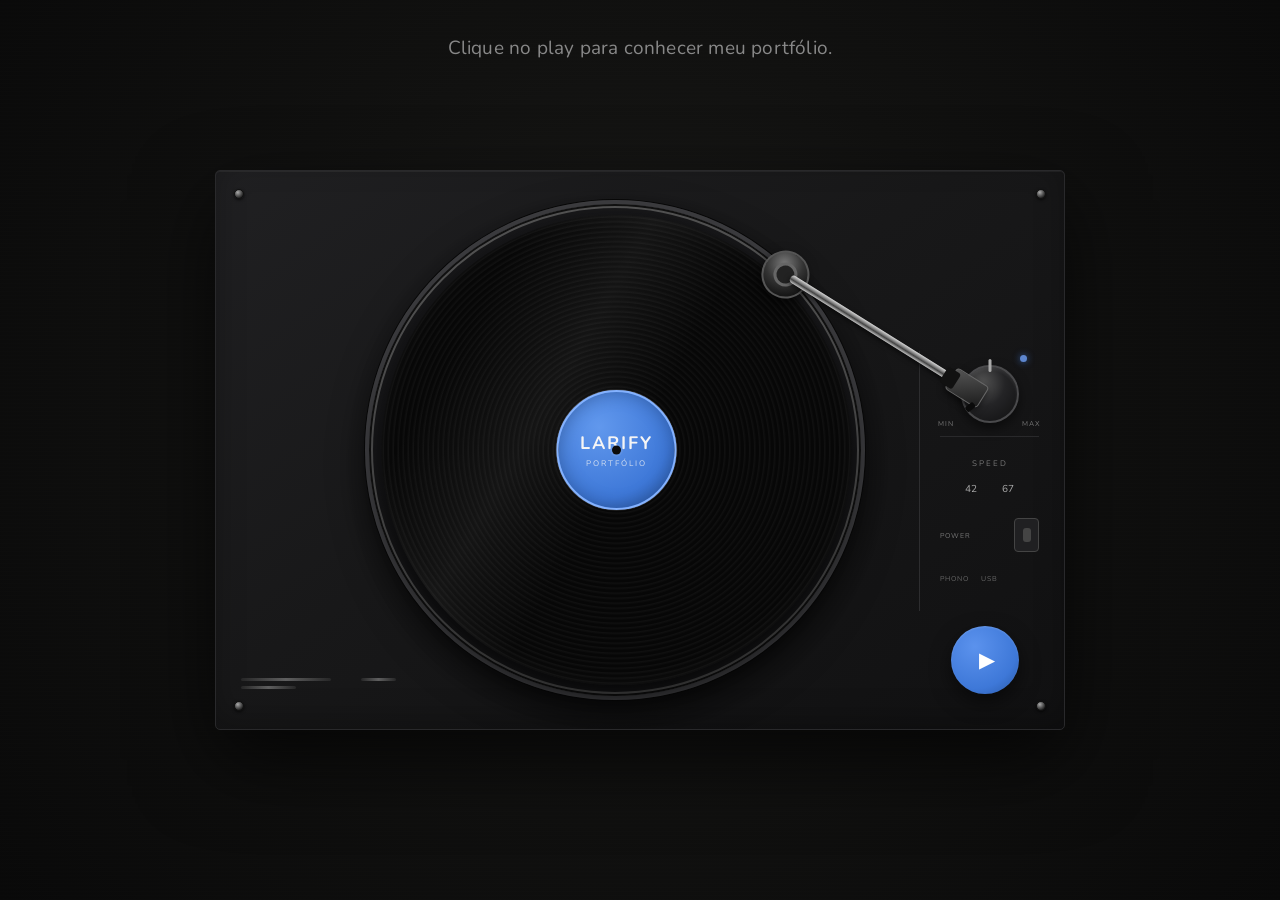
<file: index.html>
<!DOCTYPE html>
<html lang="pt-BR">

<head>
    <meta charset="UTF-8">
    <meta name="viewport" content="width=device-width, initial-scale=1.0">

    <title>Larify</title>

    <link rel="preconnect" href="https://fonts.googleapis.com">
    <link rel="preconnect" href="https://fonts.gstatic.com" crossorigin>

    <link
        href="https://fonts.googleapis.com/css2?family=Nunito:wght@400;500;600;700&display=swap"
        rel="stylesheet"
    >

    <link rel="stylesheet" href="style.css">
</head>

<body>

    <main class="pagina_entrada">

        <div class="texto_entrada">
            <p>Clique no play para conhecer meu portfólio.</p>
        </div>


        <div class="toca_discos">


            <span class="parafuso parafuso_1"></span>
            <span class="parafuso parafuso_2"></span>
            <span class="parafuso parafuso_3"></span>
            <span class="parafuso parafuso_4"></span>


            <div class="prato">

                <div class="borda_prato"></div>

                <div class="marcas_prato"></div>

            </div>



            <div class="vinil" id="vinil">

                <div class="vinil_detalhes"></div>

                <div class="selo">

                    <span>LARIFY</span>

                    <small>PORTFÓLIO</small>

                </div>

                <div class="furo"></div>

            </div>

            <div class="braco" id="braco">

                <div class="base_braco">

                    <div class="base_braco_detalhe"></div>

                </div>

                <div class="haste_braco"></div>

                <div class="cabeca_agulha">

                    <div class="agulha"></div>

                </div>

            </div>


            <div class="controles">


                <div class="led_ligado"></div>


                <div class="controle_volume">

                    <span class="marcacao_volume volume_min">
                        MIN
                    </span>

                    <div class="botao_volume">

                        <div class="risco_botao"></div>

                    </div>

                    <span class="marcacao_volume volume_max">
                        MAX
                    </span>

                </div>

                <div class="controle_velocidade">

                    <span class="velocidade_titulo">
                        SPEED
                    </span>

                    <div class="velocidades">

                        <span>42</span>
                        <span>67</span>

                    </div>

                </div>

                <div class="interruptor">

                    <span class="interruptor_texto">
                        POWER
                    </span>

                    <div class="interruptor_botao">

                        <div class="interruptor_luz"></div>

                    </div>

                </div>




                <div class="entradas">

                    <span>PHONO</span>
                    <span>USB</span>

                </div>

            </div>

            <button
                class="play"
                id="botaoEntrar"
                aria-label="Entrar no portfólio"
            >
                <span>▶</span>
            </button>
            <div class="detalhe_metal detalhe_1"></div>
            <div class="detalhe_metal detalhe_2"></div>
            <div class="detalhe_metal detalhe_3"></div>

        </div>

    </main>

    <audio id="musicaVinil" src="leberch-calm-piano-589818.mp3" preload="auto"></audio>

    <script src="script.js"></script>

</body>

</html>
</file>
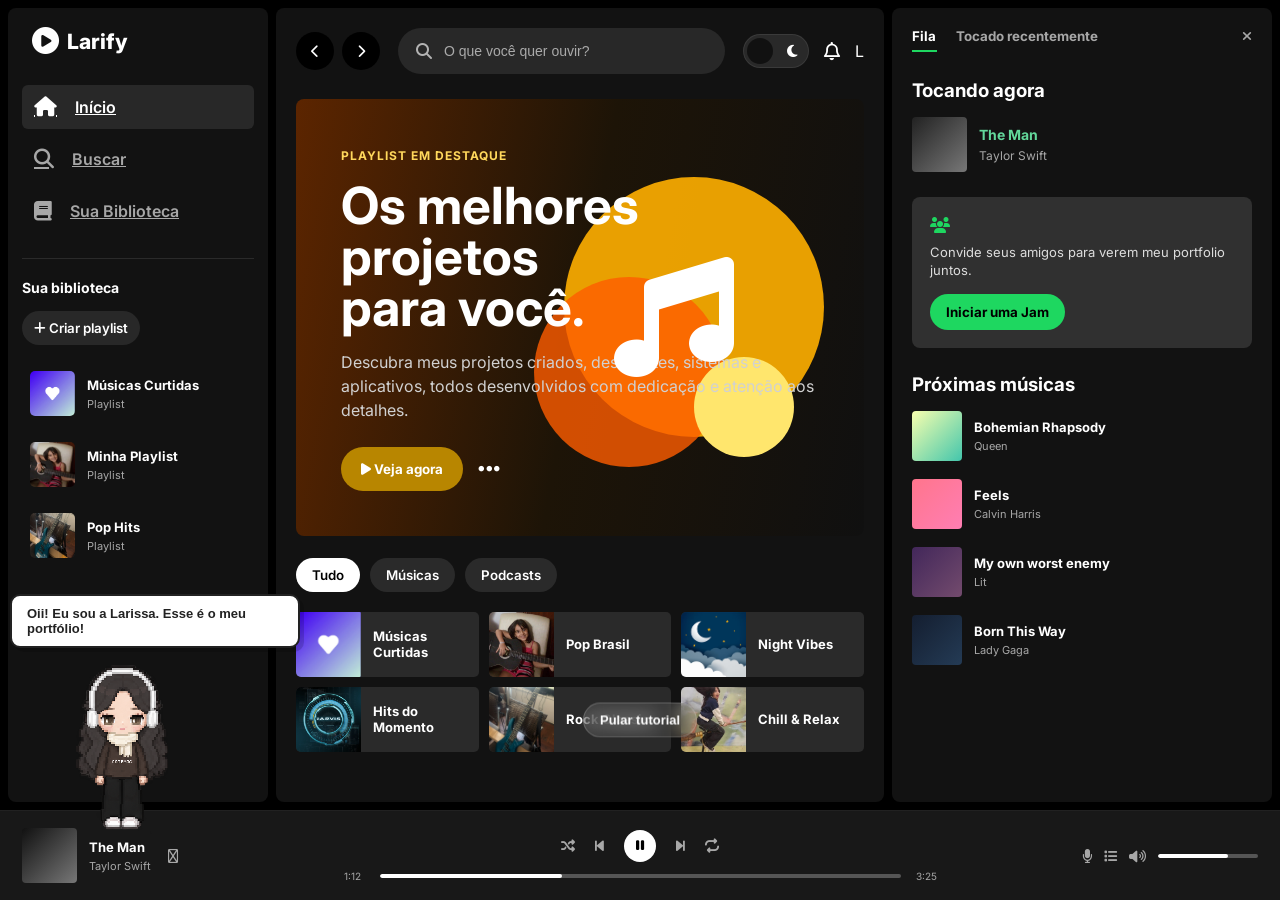
<file: spotify.html>
<!DOCTYPE html>
<html lang="pt-BR">

<head>
    <meta charset="UTF-8">
    <meta name="viewport" content="width=device-width, initial-scale=1.0">

    <title>Larify</title>
    <link rel="stylesheet"
        href="https://cdnjs.cloudflare.com/ajax/libs/font-awesome/6.5.1/css/all.min.css">

    <link rel="stylesheet" href="spotify.css">
</head>

<body>
<div id="larissaPixel" class="larissa_pixel">

    <img
        id="larissaSprite"
        src="imagens/larissa/larissa_idle.png"
        alt="Larissa pixel art"
        draggable="false"
    >

</div>

<div id="falaLarissa" class="fala_larissa"></div>

<div id="tutorialLarissa" class="tutorial_larissa">

    <button id="pularTutorial">
        Pular tutorial
    </button>

</div>

<div id="efeitoTontura" class="efeito_tontura">
    <div class="enjoo_larissa"></div>
</div>

    <div class="aplicativo">


        <aside class="menu_lateral">

            <div class="logo_larissa">
                <i class="fa-solid fa-circle-play"></i>
                <span>Larify</span>
            </div>

            <nav>

                <a class="ativo link_menu" href="#inicio" data-target="inicio">
                    <i class="fa-solid fa-house"></i>
                    <span>Início</span>
                </a>

                <a class="link_menu" href="#buscar" data-action="busca">
                    <i class="fa-solid fa-magnifying-glass"></i>
                    <span>Buscar</span>
                </a>

                <a class="link_menu" href="#biblioteca" data-target="biblioteca">
                    <i class="fa-solid fa-book"></i>
                    <span>Sua Biblioteca</span>
                </a>

            </nav>


            <div class="biblioteca">

                <h3>Sua biblioteca</h3>

                <button>
                    <i class="fa-solid fa-plus"></i>
                    Criar playlist
                </button>

                <div class="lista_playlists">

                    <div class="item_playlist" data-target="projetos">

                        <div class="capa"><img class="imagem_capa_playlist" src="curtida.jpg" alt="Capa Músicas Curtidas"></div>

                        <div>
                            <strong>Músicas Curtidas</strong>
                            <span>Playlist</span>
                        </div>

                    </div>


                    <div class="item_playlist" data-target="sobre-mim">

                        <div class="capa"><img class="imagem_capa_playlist" src="popbrasil.jpeg" alt="Capa Minha Playlist"></div>

                        <div>
                            <strong>Minha Playlist</strong>
                            <span>Playlist</span>
                        </div>

                    </div>


                    <div class="item_playlist" data-target="habilidades">

                        <div class="capa"><img class="imagem_capa_playlist" src="baixo.jpg" alt="Capa Pop Hits"></div>

                        <div>
                            <strong>Pop Hits</strong>
                            <span>Playlist</span>
                        </div>

                    </div>

                </div>

            </div>

        </aside>




        <main class="conteudo_principal">


            <header class="barra_superior">

                <div class="navegacao">

                    <button>
                        <i class="fa-solid fa-chevron-left"></i>
                    </button>

                    <button>
                        <i class="fa-solid fa-chevron-right"></i>
                    </button>

                </div>


                <div class="busca">

                    <i class="fa-solid fa-magnifying-glass"></i>

                    <input
                        type="text"
                        placeholder="O que você quer ouvir?"
                    >

                </div>


                <div class="perfil">

        

                    <button
                        class="botao_tema"
                        id="botaoTema"
                        aria-label="Ativar modo claro"
                        title="Modo claro"
                    >

                        <span class="icone_tema icone_sol">
                            <i class="fa-solid fa-sun"></i>
                        </span>

                        <span class="icone_tema icone_lua">
                            <i class="fa-solid fa-moon"></i>
                        </span>

                    </button>


                    <button class="sino">

                        <i class="fa-regular fa-bell"></i>

                    </button>


                    <div class="avatar_larissa">
                        L
                    </div>

                </div>

            </header>



            <section class="destaque" id="inicio">

                <div class="conteudo_destaque">

                    <span class="titulo_pequeno">
                        PLAYLIST EM DESTAQUE
                    </span>

                    <h1>
                        Os melhores projetos<br>
                        para você.
                    </h1>

                    <p>
                        Descubra meus projetos criados, desde sites,
                        sistemas e aplicativos, todos desenvolvidos
                        com dedicação e atenção aos detalhes.
                    </p>


                    <div class="botoes_destaque">

                        <button class="botao_ver_agora" data-target="projetos">

                            <i class="fa-solid fa-play"></i>

                            Veja agora

                        </button>


                        <button class="botao_mais">

                            <i class="fa-solid fa-ellipsis"></i>

                        </button>

                    </div>

                </div>


                <div class="arte_destaque">

                    <div class="circulo circulo_um"></div>

                    <div class="circulo circulo_dois"></div>

                    <div class="circulo circulo_tres"></div>

                    <i class="fa-solid fa-music"></i>

                </div>

            </section>



            <div class="filtros">

                <button class="selecionado">
                    Tudo
                </button>

                <button>
                    Músicas
                </button>

                <button>
                    Podcasts
                </button>

            </div>


    

            <section class="playlists_rapidas" id="biblioteca">


                <div
                    class="cartao_rapido cartao_projeto" data-target="projetos"
                    data-project="Músicas Curtidas"
                    data-description="Uma coleção de projetos e referências que representam minhas ideias favoritas."
                >

                    <div class="capa_rapida roxo"><img class="imagem_capa_rapida" src="curtida.jpg" alt="Músicas Curtidas"></div>

                    <span>
                        Músicas Curtidas
                    </span>

                    <button>

                        <i class="fa-solid fa-play"></i>

                    </button>

                </div>


                <div
                    class="cartao_rapido cartao_projeto" data-target="carreira"
                    data-project="Pop Brasil"
                    data-description="Projeto visual com foco em música, identidade e experiência de interface."
                >

                    <div class="capa_rapida vermelho">

                        <img
                            class="imagem_capa_rapida"
                            src="popbrasil.jpeg"
                            alt=""
                        >

                    </div>

                    <span>
                        Pop Brasil
                    </span>

                    <button>

                        <i class="fa-solid fa-play"></i>

                    </button>

                </div>


                <div
                    class="cartao_rapido cartao_projeto" data-target="habilidades"
                    data-project="Night Vibes"
                    data-description="Conceito de interface com atmosfera noturna e foco em uma experiência moderna."
                >

                    <div class="capa_rapida azul"><img class="imagem_capa_rapida" src="noite.avif" alt="Night Vibes"></div>

                    <span>
                        Night Vibes
                    </span>

                    <button>

                        <i class="fa-solid fa-play"></i>

                    </button>

                </div>


                <div
                    class="cartao_rapido cartao_projeto" data-target="projetos"
                    data-project="JARVIS"
                    data-description="Meu projeto de assistente virtual para desktop, inspirado em uma experiência de assistente pessoal."
                >

                    <div class="capa_rapida laranja">

                        <img
                            class="imagem_capa_rapida"
                            src="jarvis.webp"
                            alt=""
                        >

                    </div>

                    <span>
                        Hits do Momento
                    </span>

                    <button>

                        <i class="fa-solid fa-play"></i>

                    </button>

                </div>


                <div
                    class="cartao_rapido cartao_projeto" data-target="sobre-mim"
                    data-project="Rock Classics"
                    data-description="Projeto relacionado a música e visual de uma interface inspirada em rock."
                >

                    <div class="capa_rapida verde">

                        <img
                            class="imagem_capa_rapida"
                            src="baixo.jpg"
                            alt=""
                        >

                    </div>

                    <span>
                        Rock Classics
                    </span>

                    <button>

                        <i class="fa-solid fa-play"></i>

                    </button>

                </div>


                <div
                    class="cartao_rapido cartao_projeto" data-target="contato"
                    data-project="Chill & Relax"
                    data-description="Conceito de interface minimalista para uma experiência mais tranquila e imersiva."
                >

                    <div class="capa_rapida rosa">

                        <img
                            class="imagem_capa_rapida"
                            src="relax.jpg"
                            alt="Chill & Relax"
                        >

                    </div>

                    <span>
                        Chill & Relax
                    </span>

                    <button>

                        <i class="fa-solid fa-play"></i>

                    </button>

                </div>

            </section>



            <section class="recomendacoes">

                <div class="cabecalho_secao">

                    <div>

                        <span>
                            Música sem parar baseada no que você gosta.
                        </span>

                        <h2>
                            Estações recomendadas
                        </h2>

                    </div>

                    <button>
                        Mostrar tudo
                    </button>

                </div>


                <div class="grade_musicas">


                    <article
                        class="cartao_musica cartao_projeto" data-target="projetos"
                        data-project="Projetos"
                        data-description="Meus maiores projetos de desenvolvimento web, sistemas e aplicativos."
                    >
                        <div class="capa_album capa_um">
                            <img class="imagem_capa_album" src="jarvis.webp" alt="Capa Projetos">

                            <button>

                                <i class="fa-solid fa-play">
                                    
                                </i>

                            </button>

                        </div>

                        <h3>
                            Projetos
                        </h3>

                        <p>
                            Os maiores projetos
                        </p>

                    </article>


                    <article
                        class="cartao_musica cartao_projeto" data-target="carreira"
                        data-project="Today's Top Hits"
                        data-description="Projetos em destaque do meu portfólio."
                    >

                        <div class="capa_album capa_dois">
                            <img class="imagem_capa_album" src="popbrasil.jpeg" alt="Capa Carreira">

                            <button>

                                <i class="fa-solid fa-play"></i>

                            </button>

                        </div>

                        <h3>
                            Carreira Atualmente
                        </h3>

                        <p>
                            Como está minha carreira atualmente.
                        </p>

                    </article>


                    <article
                        class="cartao_musica cartao_projeto" data-target="habilidades"
                        data-project="Late Night Vibes"
                        data-description="Experimentos visuais com uma estética noturna."
                    >

                        <div class="capa_album capa_tres">
                            <img class="imagem_capa_album" src="baixo.jpg" alt="Capa Habilidades">

                            <button>

                                <i class="fa-solid fa-play"></i>

                            </button>

                        </div>

                        <h3>
                            Habilidades
                        </h3>

                        <p>
                            Minhas habilidades e competências.
                        </p>

                    </article>


                    <article
                        class="cartao_musica cartao_projeto" data-target="sobre-mim"
                        data-project="Rock Legends"
                        data-description="Projetos com referências visuais fortes e marcantes."
                    >

                        <div class="capa_album capa_quatro">
                            <img class="imagem_capa_album" src="relax.jpg" alt="Capa Sobre Mim">

                            <button>

                                <i class="fa-solid fa-play"></i>

                            </button>

                        </div>

                        <h3>
                           Um pouco sobre mim
                        </h3>

                        <p>
                            Conheça um pouco mais sobre mim.
                        </p>

                    </article>


                    <article
                        class="cartao_musica cartao_projeto" data-target="laboratorio"
                        data-project="Laboratório Criativo"
                        data-description="Interfaces com movimento, interação e energia."
                    >

                        <div class="capa_album capa_cinco">
                            <img class="imagem_capa_album" src="jarvis.webp" alt="Capa Contato">

                            <button>

                                <i class="fa-solid fa-play"></i>

                            </button>

                        </div>

                        <h3>
                            Laboratório criativo
                        </h3>

                        <p>
                            Um espaço para testar ideias novas e projetos diferentes.
                        </p>

                    </article>

                </div>

            </section>


            <section class="secao_portfolio" id="projetos">
                <div class="titulo_secao_portfolio"><span>MEU PORTFÓLIO</span><h2>Meus projetos</h2><p>Alguns dos projetos que desenvolvi e que fazem parte da minha evolução na tecnologia.</p></div>
                <div class="grade_conteudo_portfolio">
                    <article class="cartao_info_portfolio projeto_destaque"><div class="imagem_cartao_portfolio"><img src="jarvis.webp" alt="JARVIS"></div><div><span>PROJETO EM DESTAQUE</span><h3>JARVIS</h3><p>Meu projeto de assistente virtual para desktop, inspirado em uma experiência de assistente pessoal.</p><a href="https://github.com/Larissaferna"> <button class="botao_secao" type="button">Ver projeto</button>
</a></div></article>
                    <article class="cartao_info_portfolio"><span>DESENVOLVIMENTO</span><h3>Projetos web</h3><p>Sites e interfaces criados para praticar desenvolvimento, design e experiência do usuário.</p></article>
                    <article class="cartao_info_portfolio"><span>PRÓXIMO PASSO</span><h3>Novos projetos</h3><p>Este espaço pode receber novos projetos conforme meu portfólio crescer.</p></article>
                </div>
            </section>

            <section class="secao_portfolio" id="carreira"><div class="titulo_secao_portfolio"><span>MINHA JORNADA</span><h2>Carreira atualmente</h2><p>Um pouco sobre onde estou na minha jornada profissional e acadêmica.</p></div><div class="linha_tempo"><article class="cartao_timeline"><strong>01</strong><h3>Formação</h3><p>Ensino médio integrado a uma formação técnica na área de tecnologia.</p></article><article class="cartao_timeline"><strong>02</strong><h3>Aprendizado</h3><p>Desenvolvimento contínuo em programação, criação de sites e projetos práticos.</p></article><article class="cartao_timeline"><strong>03</strong><h3>Próximos objetivos</h3><p>Continuar criando projetos e transformar conhecimento em experiência profissional.</p></article></div></section>

            <section class="secao_portfolio" id="habilidades"><div class="titulo_secao_portfolio"><span>O QUE EU FAÇO</span><h2>Habilidades</h2><p>Conhecimentos e competências que venho desenvolvendo.</p></div><div class="grade_habilidades"><div class="item_habilidade"><i class="fa-brands fa-html5"></i><h3>HTML & CSS</h3><p>Criação de páginas e interfaces.</p></div><div class="item_habilidade"><i class="fa-brands fa-python"></i><h3>Python</h3><p>Programação e desenvolvimento de projetos.</p></div><div class="item_habilidade"><i class="fa-solid fa-code"></i><h3>Programação</h3><p>Lógica, projetos e resolução de problemas.</p></div><div class="item_habilidade"><i class="fa-solid fa-palette"></i><h3>Design de interfaces</h3><p>Foco em visual, organização e experiência.</p></div></div></section>

            <section class="secao_portfolio" id="sobre-mim"><div class="titulo_secao_portfolio"><span>ALÉM DO CÓDIGO</span><h2>Um pouco sobre mim</h2><p>Conheça a pessoa por trás dos projetos.</p></div><div class="caixa_sobre"><div class="avatar_sobre">L</div><div><h3>Oi, eu sou a Larissa.</h3><p>Sou uma pessoa curiosa, organizada e apaixonada por tecnologia. Gosto de transformar ideias em projetos visuais e funcionais e estou sempre buscando aprender algo novo.</p><div class="tags_sobre"><span>💻 Tecnologia</span><span>🎨 Criatividade</span><span>🚀 Aprendizado</span></div></div></div></section>

            
            <section class="secao_portfolio" id="laboratorio">
                <div class="titulo_secao_portfolio">
                    <span>ESPAÇO DE IDEIAS</span>
                    <h2>Laboratório criativo</h2>
                    <p>Um cantinho do portfólio para mostrar ideias que ainda estão saindo do papel.</p>
                </div>

                <div class="caixa_laboratorio">
                    <div class="icone_laboratorio">
                        <i class="fa-solid fa-lightbulb"></i>
                    </div>

                    <div>
                        <span class="etiqueta_laboratorio">PROJETO EM ANDAMENTO</span>
                        <h3>Larify Lab</h3>
                        <p>
                            Uma área onde posso testar novas ideias de sites, interfaces e pequenos sistemas.
                            A proposta é mostrar que nem todo projeto precisa estar perfeito para fazer parte da minha evolução.
                        </p>

                        <div class="tags_sobre">
                            <span>💡 Ideias</span>
                            <span>💻 Tecnologia</span>
                            <span>🎨 Interface</span>
                        </div>
                    </div>
                </div>
            </section>

            <section class="secao_portfolio" id="contato"><div class="titulo_secao_portfolio"><span>VAMOS CONVERSAR</span><h2>Contato</h2><p>Uma área reservada para colocar seus contatos, redes e links profissionais.</p></div><div class="grade_contato"><a class="cartao_contato" href="mailto:larissafernandesleandro@gmail.com"><i class="fa-solid fa-envelope"></i><div><strong>E-mail</strong><span>larissafernandesleandro@gmail.com</span></div></a><a class="cartao_contato" href="https://github.com/Larissaferna" target="_blank" rel="noopener noreferrer"><i class="fa-brands fa-github"></i><div><strong>GitHub</strong><span>github.com/Larissaferna</span></div></a><a class="cartao_contato" href="#" data-placeholder-link><i class="fa-brands fa-linkedin"></i><div><strong>LinkedIn</strong><span>https://www.linkedin.com/in/larissa-fernandes-leandro-ba515b374/</span></div></a></div></section>


            <footer class="rodape_larissa">
                <div class="rodape_conteudo">
                    <div>
                        <span class="rodape_marca">LARISSA FERNANDES LEANDRO</span>
                        <h2>Obrigada por visitar meu portfólio</h2>
                        <p>Este portfólio faz parte da minha jornada de aprendizado em tecnologia.</p>
                    </div>

                    <div class="rodape_links">
                        <a href="mailto:larissafernandesleandro@gmail.com">
                            <i class="fa-solid fa-envelope"></i>
                            <span>larissafernandesleandro@gmail.com</span>
                        </a>

                        <a href="https://github.com/Larissaferna" target="_blank" rel="noopener noreferrer">
                            <i class="fa-brands fa-github"></i>
                            <span>github.com/Larissaferna</span>
                        </a>

                        <a href="https://www.linkedin.com/in/larissa-fernandes-leandro-ba515b374/" target="_blank" rel="noopener noreferrer">
                             <i class="fa-brands fa-linkedin"></i>
                            <span>LinkedIn</span>
                        </a>
                    </div>
                </div>

                <div class="rodape_final">
                    <span>Feito por Larissa</span>
                    <span>2026</span>
                </div>
            </footer>

        </main>


   

        <aside class="painel_direito">

            <div class="cabecalho_direito">

                <div>

                    <button class="aba aba_ativa">
                        Fila
                    </button>

                    <button class="aba">
                        Tocado recentemente
                    </button>

                </div>

                <button>

                    <i class="fa-solid fa-xmark"></i>

                </button>

            </div>


            <section class="tocando_agora">

                <h3>
                    Tocando agora
                </h3>

                <div class="musica_atual">

                    <div class="capa_musica"></div>

                    <div>

                        <h4>
                            The Man
                        </h4>

                        <p>
                            Taylor Swift
                        </p>

                    </div>

                </div>

            </section>


            <div class="cartao_jam">

                <i class="fa-solid fa-users"></i>

                <p>
                    Convide seus amigos para verem meu portfolio juntos.
                </p>

                <button>
                    Iniciar uma Jam
                </button>

            </div>


            <section class="proximas_musicas">

                <h3>
                    Próximas músicas
                </h3>


                <div class="proxima_musica">

                    <div class="capa_pequena cor_um"></div>

                    <div>

                        <strong>
                            Bohemian Rhapsody
                        </strong>

                        <span>
                            Queen
                        </span>

                    </div>

                </div>


                <div class="proxima_musica">

                    <div class="capa_pequena cor_dois"></div>

                    <div>

                        <strong>
                            Feels
                        </strong>

                        <span>
                            Calvin Harris
                        </span>

                    </div>

                </div>


                <div class="proxima_musica">

                    <div class="capa_pequena cor_tres"></div>

                    <div>

                        <strong>
                            My own worst enemy
                        </strong>

                        <span>
                            Lit
                        </span>

                    </div>

                </div>


                <div class="proxima_musica">

                    <div class="capa_pequena cor_quatro"></div>

                    <div>

                        <strong>
                            Born This Way
                        </strong>

                        <span>
                            Lady Gaga
                        </span>

                    </div>

                </div>

            </section>

        </aside>

    </div>


  

    <div class="barra_player">


        <div class="musica_player">

            <div class="capa_player"></div>

            <div>

                <strong>
                    The Man
                </strong>

                <span>
                    Taylor Swift
                </span>

            </div>

            <button>

                <i class="fa-regular fa-circle-plus"></i>

            </button>

        </div>


        <div class="controles">

            <div class="botoes_player">

                <button>
                    <i class="fa-solid fa-shuffle"></i>
                </button>

                <button>
                    <i class="fa-solid fa-backward-step"></i>
                </button>

                <button class="pausar">
                    <i class="fa-solid fa-pause"></i>
                </button>

                <button>
                    <i class="fa-solid fa-forward-step"></i>
                </button>

                <button>
                    <i class="fa-solid fa-repeat"></i>
                </button>

            </div>


            <div class="progresso">

                <span class="tempo_atual">
                    1:12
                </span>

                <div class="barra_progresso">

                    <div class="progresso_atual"></div>

                </div>

                <span class="duracao">
                    3:25
                </span>

            </div>

        </div>


        <div class="volume_player">

            <button>
                <i class="fa-solid fa-microphone"></i>
            </button>

            <button>
                <i class="fa-solid fa-list"></i>
            </button>

            <button>
                <i class="fa-solid fa-volume-high"></i>
            </button>

            <div class="barra_volume">

                <div></div>

            </div>

        </div>

    </div>


    <div
        class="modal_projeto"
        id="modalProjeto"
        aria-hidden="true"
    >

        <div
            class="fundo_modal_projeto"
            data-close-project
        ></div>


        <div
            class="caixa_modal_projeto"
            role="dialog"
            aria-modal="true"
            aria-labelledby="projectModalTitle"
        >

            <button
                class="fechar_modal_projeto"
                id="fecharModalProjeto"
                aria-label="Fechar"
            >

                <i class="fa-solid fa-xmark"></i>

            </button>


            <span class="rotulo_modal_projeto">
                PROJETO DO PORTFÓLIO
            </span>


            <h2 id="tituloModalProjeto">
                Projeto
            </h2>


            <p id="descricaoModalProjeto">
                Descrição do projeto.
            </p>


            <div class="acoes_modal_projeto">

                <button
                    class="botao_principal_modal"
                    id="acaoModalProjeto"
                >

                    <i class="fa-solid fa-arrow-up-right-from-square"></i>

                    Ver projeto

                </button>


                <button
                    class="botao_secundario_modal"
                    data-close-project
                >
                    Fechar
                </button>

            </div>

        </div>

    </div>

    <audio
        id="portfolioAudio"
        preload="metadata"
    ></audio>




    <script src="spotify.js"></script>

</body>

</html>
</file>
<file: style.css>
* {
    margin: 0;
    padding: 0;
    box-sizing: border-box;
}


body {
    min-height: 100vh;

    background:
        radial-gradient(
            circle at 50% 45%,
            #1a1a18 0%,
            #111110 45%,
            #090909 100%
        );

    font-family: "Nunito", sans-serif;

    color: #f5f5f5;

    overflow: hidden;

    position: relative;
}


body::before {
    content: "";

    position: fixed;

    inset: 0;

    pointer-events: none;

    opacity: 0.035;

    background-image:
        repeating-linear-gradient(
            0deg,
            rgba(255, 255, 255, 0.4) 0px,
            rgba(255, 255, 255, 0.4) 1px,
            transparent 1px,
            transparent 4px
        );

    mix-blend-mode: overlay;
}

.pagina_entrada {

    width: 100%;

    min-height: 100vh;

    display: flex;

    flex-direction: column;

    align-items: center;

    justify-content: center;

    position: relative;

    z-index: 1;
}


.texto_entrada {

    position: absolute;

    top: 35px;

    left: 50%;

    transform: translateX(-50%);

    text-align: center;
}

.texto_entrada p {

    font-size: 19px;

    color: #888;

    letter-spacing: 0.2px;
}


.toca_discos {

    position: relative;

    width: min(850px, 88vw);

    height: min(560px, 70vh);

    background:

        linear-gradient(
            145deg,
            #202022 0%,
            #181819 45%,
            #111112 100%
        );

    border-radius: 5px;

    border: 1px solid #29292b;

    box-shadow:

        0 30px 80px rgba(0, 0, 0, 0.65),

        inset 0 1px 0 rgba(255, 255, 255, 0.05),

        inset 0 -10px 30px rgba(0, 0, 0, 0.25);

    overflow: hidden;
}


.toca_discos::before {

    content: "";

    position: absolute;

    inset: 0;

    pointer-events: none;

    opacity: 0.16;

    background:
        repeating-linear-gradient(
            90deg,
            transparent 0px,
            transparent 3px,
            rgba(255,255,255,0.015) 4px
        );
}

.parafuso {

    position: absolute;

    width: 10px;

    height: 10px;

    border-radius: 50%;

    background:
        radial-gradient(
            circle at 35% 30%,
            #aaa,
            #555 45%,
            #222 75%
        );

    border: 1px solid #111;

    box-shadow:
        0 1px 3px rgba(0,0,0,0.7);

    z-index: 2;
}

.parafuso_1 {
    left: 18px;
    top: 18px;
}

.parafuso_2 {
    right: 18px;
    top: 18px;
}

.parafuso_3 {
    left: 18px;
    bottom: 18px;
}

.parafuso_4 {
    right: 18px;
    bottom: 18px;
}

.prato {

    position: absolute;

    width: min(500px, 52vw);

    height: min(500px, 52vw);

    min-width: 350px;

    min-height: 350px;

    left: 50%;

    top: 50%;

    transform:
        translate(-55%, -50%);

    border-radius: 50%;

    background:

        radial-gradient(
            circle,
            #2d2d30 0%,
            #222225 48%,
            #171719 68%,
            #101011 100%
        );

    box-shadow:

        0 15px 35px rgba(0,0,0,0.6),

        inset 0 0 30px rgba(255,255,255,0.035);

    z-index: 1;
}


.borda_prato {

    position: absolute;

    inset: 0;

    border-radius: 50%;

    border:

        4px solid #3c3c3f;

    box-shadow:

        inset 0 0 0 2px #111,

        inset 0 0 0 4px #555,

        0 0 0 1px #080808;
}


.marcas_prato {

    position: absolute;

    inset: 9px;

    border-radius: 50%;

    background:

        repeating-radial-gradient(
            circle,
            transparent 0px,
            transparent 17px,
            rgba(255,255,255,0.035) 18px,
            transparent 19px
        );
}


.vinil {

    position: absolute;

    width: min(470px, 49vw);

    height: min(470px, 49vw);

    min-width: 330px;

    min-height: 330px;

    left: 50%;

    top: 50%;

    transform:
        translate(-55%, -50%);

    border-radius: 50%;

    cursor: grab;

    user-select: none;

    touch-action: none;

    background:

        repeating-radial-gradient(
            circle,
            #070707 0px,
            #070707 2px,
            #101010 3px,
            #080808 5px
        );

    box-shadow:

        0 12px 28px rgba(0,0,0,0.75),

        inset 0 0 30px rgba(255,255,255,0.04);

    z-index: 2;
}

.vinil:active {

    cursor: grabbing;
}

.vinil_detalhes {

    position: absolute;

    inset: 0;

    border-radius: 50%;

    background:

        linear-gradient(
            120deg,
            transparent 20%,
            rgba(255,255,255,0.055) 37%,
            transparent 52%
        );

    pointer-events: none;
}


.selo {

    position: absolute;

    width: 120px;

    height: 120px;

    left: 50%;

    top: 50%;

    transform:
        translate(-50%, -50%);

    border-radius: 50%;

    background:

        radial-gradient(
            circle at 35% 30%,
            #6198ed,
            #3e78d8 65%,
            #2857a5 100%
        );

    border: 2px solid #84b2ff;

    display: flex;

    flex-direction: column;

    align-items: center;

    justify-content: center;

    box-shadow:

        inset 0 0 18px rgba(0,0,0,0.25),

        0 0 1px #fff;
}

.selo span {

    font-size: 18px;

    font-weight: 700;

    letter-spacing: 2px;
}

.selo small {

    margin-top: 3px;

    font-size: 8px;

    letter-spacing: 2px;

    opacity: 0.8;
}

.furo {

    position: absolute;

    width: 9px;

    height: 9px;

    left: 50%;

    top: 50%;

    transform:
        translate(-50%, -50%);

    border-radius: 50%;

    background: #0c0c0c;

    box-shadow:
        0 0 0 2px rgba(255,255,255,0.08);
}


.eixo {

    position: absolute;

    width: 15px;

    height: 15px;

    left: calc(50% - 7px);

    top: calc(50% - 7px);

    transform:
        translate(-55%, -50%);

    border-radius: 50%;

    background:

        linear-gradient(
            145deg,
            #ddd,
            #666,
            #222
        );

    z-index: 5;

    pointer-events: none;
}

.eixo_ponta {

    position: absolute;

    width: 5px;

    height: 5px;

    left: 50%;

    top: 50%;

    transform:
        translate(-50%, -50%);

    border-radius: 50%;

    background: #111;
}


.braco {

    position: absolute;

    width: 230px;

    height: 14px;

    right: 55px;

    top: 105px;

    transform-origin: 20px 50%;

    transform:
        rotate(32deg);

    cursor: grab;

    touch-action: none;

    user-select: none;

    z-index: 8;
}

.braco:active {

    cursor: grabbing;
}



.base_braco {

    position: absolute;

    width: 48px;

    height: 48px;

    left: -20px;

    top: 50%;

    transform:
        translateY(-50%);

    border-radius: 50%;

    background:

        radial-gradient(
            circle at 35% 30%,
            #777,
            #333 45%,
            #171717 75%
        );

    border: 2px solid #555;

    box-shadow:

        0 5px 12px rgba(0,0,0,0.55);
}


.base_braco_detalhe {

    position: absolute;

    width: 24px;

    height: 24px;

    left: 50%;

    top: 50%;

    transform:
        translate(-50%, -50%);

    border-radius: 50%;

    border: 3px solid #666;

    background: #222;
}


.haste_braco {

    position: absolute;

    left: 10px;

    top: 50%;

    transform:
        translateY(-50%);

    width: 195px;

    height: 8px;

    border-radius: 8px;

    background:

        linear-gradient(
            180deg,
            #d9d9d9 0%,
            #888 35%,
            #444 60%,
            #c5c5c5 100%
        );

    box-shadow:

        0 2px 5px rgba(0,0,0,0.6);
}


.cabeca_agulha {

    position: absolute;

    right: -7px;

    top: 50%;

    transform:
        translateY(-50%);

    width: 38px;

    height: 25px;

    border-radius: 4px;

    background:

        linear-gradient(
            145deg,
            #555,
            #1c1c1c
        );

    border: 1px solid #666;

    box-shadow:

        0 3px 7px rgba(0,0,0,0.6);
}


.cabeca_agulha::before {

    content: "";

    position: absolute;

    width: 15px;

    height: 18px;

    left: -9px;

    top: 3px;

    background: #111;

    border-radius: 3px;
}


.agulha {

    position: absolute;

    width: 6px;

    height: 10px;

    right: 2px;

    bottom: -8px;

    background: #0a0a0a;

    transform:
        rotate(18deg);

    border-radius: 2px;
}


.controles {

    position: absolute;

    right: 25px;

    top: 180px;

    width: 120px;

    height: 260px;

    border-left: 1px solid #2d2d2f;

    padding-left: 20px;

    z-index: 4;
}


.led_ligado {

    position: absolute;

    right: 12px;

    top: 4px;

    width: 7px;

    height: 7px;

    border-radius: 50%;

    background: #5d86cf;

    box-shadow:

        0 0 7px rgba(62,120,216,0.7);
}


.controle_volume {

    position: relative;

    height: 85px;

    display: flex;

    align-items: center;

    justify-content: center;
}


.botao_volume {

    width: 58px;

    height: 58px;

    border-radius: 50%;

    background:

        radial-gradient(
            circle at 35% 30%,
            #555,
            #242426 45%,
            #0f0f10 100%
        );

    border: 2px solid #4a4a4c;

    box-shadow:

        0 5px 12px rgba(0,0,0,0.5),

        inset 0 2px 3px rgba(255,255,255,0.08);
}


.risco_botao {

    width: 3px;

    height: 13px;

    background: #aaa;

    position: absolute;

    left: 50%;

    top: 8px;

    transform:
        translateX(-50%);

    border-radius: 2px;
}


.marcacao_volume {

    position: absolute;

    font-size: 7px;

    color: #777;

    letter-spacing: 1px;
}

.volume_min {

    left: -2px;

    bottom: 8px;
}

.volume_max {

    right: -2px;

    bottom: 8px;
}


.controle_velocidade {

    border-top: 1px solid #29292b;

    padding-top: 13px;

    text-align: center;
}


.velocidade_titulo {

    font-size: 8px;

    color: #777;

    letter-spacing: 2px;
}


.velocidades {

    display: flex;

    justify-content: center;

    gap: 25px;

    margin-top: 10px;
}


.velocidades span {

    font-size: 10px;

    color: #aaa;
}

.interruptor {

    margin-top: 22px;

    display: flex;

    align-items: center;

    justify-content: space-between;
}


.interruptor_texto {

    font-size: 7px;

    color: #777;

    letter-spacing: 1px;
}


.interruptor_botao {

    width: 25px;

    height: 34px;

    background: #202022;

    border-radius: 4px;

    border: 1px solid #444;

    display: flex;

    justify-content: center;

    align-items: center;
}


.interruptor_luz {

    width: 8px;

    height: 14px;

    background: #444;

    border-radius: 3px;
}

.entradas {

    margin-top: 22px;

    display: flex;

    gap: 12px;
}


.entradas span {

    font-size: 7px;

    color: #666;

    letter-spacing: 1px;
}


.play {

    position: absolute;

    right: 45px;

    bottom: 35px;

    width: 68px;

    height: 68px;

    border: none;

    border-radius: 50%;

    background:

        radial-gradient(
            circle at 35% 30%,
            #5b92ed,
            #3e78d8 65%,
            #2857a5 100%
        );

    color: white;

    font-size: 21px;

    display: flex;

    align-items: center;

    justify-content: center;

    padding-left: 4px;

    cursor: pointer;

    transition:
        transform 0.2s ease,
        background 0.2s ease,
        box-shadow 0.2s ease;

    box-shadow:

        0 8px 20px rgba(0,0,0,0.5),

        inset 0 1px 2px rgba(255,255,255,0.15);

    z-index: 10;
}


.play:hover {

    transform: scale(1.08);

    background: #4c88ed;

    box-shadow:

        0 10px 25px rgba(62,120,216,0.25);
}


.play:active {

    transform: scale(0.96);
}


.detalhe_metal {

    position: absolute;

    height: 3px;

    border-radius: 3px;

    background:
        linear-gradient(
            90deg,
            #333,
            #999,
            #333
        );

    opacity: 0.55;
}

.detalhe_1 {

    left: 25px;

    bottom: 48px;

    width: 90px;
}

.detalhe_2 {

    left: 25px;

    bottom: 40px;

    width: 55px;
}

.detalhe_3 {

    left: 145px;

    bottom: 48px;

    width: 35px;
}


.vinil.girando {

    animation:
        girar 2.5s linear infinite;
}


@keyframes girar {

    from {

        transform:
            translate(-55%, -50%)
            rotate(0deg);
    }

    to {

        transform:
            translate(-55%, -50%)
            rotate(360deg);
    }
}



@media (max-width: 700px) {

    .toca_discos {

        width: 94vw;

        height: 480px;
    }


    .prato,
    .vinil {

        width: 360px;

        height: 360px;

        min-width: 0;

        min-height: 0;
    }


    .selo {

        width: 95px;

        height: 95px;
    }


    .braco {

        right: 25px;

        top: 80px;

        width: 170px;
    }


    .haste_braco {

        width: 140px;
    }


    .controles {

        right: 12px;

        width: 95px;
    }


    .play {

        right: 20px;

        bottom: 20px;

        width: 60px;

        height: 60px;
    }
}


@media (max-width: 500px) {

    .toca_discos {

        height: 420px;
    }


    .prato,
    .vinil {

        width: 310px;

        height: 310px;
    }


    .braco {

        right: 10px;

        top: 65px;

        width: 135px;
    }


    .haste_braco {

        width: 105px;
    }


    .controles {

        right: 5px;

        top: 160px;

        transform: scale(0.8);

        transform-origin: top right;
    }


    .texto_entrada {

        top: 25px;
    }


    .texto_entrada p {

        font-size: 12px;
    }
}


.efeito_tontura {
    position: fixed;

    inset: 0;

    z-index: 99999;

    background: rgba(80, 255, 80, 0.85);

    display: flex;

    align-items: center;
    justify-content: center;

    opacity: 0;

    pointer-events: none;

    transition: opacity .25s ease;
}

.efeito_tontura.ativo {
    opacity: 1;
}

.enjoo_larissa {
    font-size: 75px;

    animation:
        girarEnjoo .35s linear infinite,
        aparecerEnjoo .4s ease;
}

@keyframes girarEnjoo {

    0% {
        transform: rotate(-12deg) scale(1);
    }

    50% {
        transform: rotate(12deg) scale(1.15);
    }

    100% {
        transform: rotate(-12deg) scale(1);
    }
}

@keyframes aparecerEnjoo {

    from {
        transform: scale(.2);
        opacity: 0;
    }

    to {
        transform: scale(1);
        opacity: 1;
    }
}
</file>
<file: spotify.css>
@import url('https://fonts.googleapis.com/css2?family=Inter:wght@400;500;600;700;800&display=swap');

* {
    margin: 0;
    padding: 0;
    box-sizing: border-box;
}

:root {
    --bg: #000000;
    --panel: #121212;
    --panel-light: #181818;
    --hover: #282828;
    --text: #ffffff;
    --muted: #a7a7a7;
    --green: #1ed760;
    --text-destaque: #ffffff;
}

body {
    background: var(--bg);
    color: var(--text);
    font-family: "Inter", sans-serif;
    overflow: hidden;
    transition: background .35s ease, color .35s ease;
}

body,
button,
input,
a,
.conteudo_principal,
.menu_lateral,
.painel_direito,
.cartao_rapido,
.cartao_musica,
.barra_player,
.busca,
.filtros button {
    transition:
        background-color .35s ease,
        color .35s ease,
        border-color .35s ease,
        box-shadow .35s ease,
        transform .25s ease,
        opacity .25s ease;
}

button,
a {
    font-family: inherit;
}

button {
    border: none;
    cursor: pointer;
}


.aplicativo {
    height: calc(100vh - 90px);

    display: grid;

    grid-template-columns:
        260px
        minmax(0, 1fr)
        380px;

    gap: 8px;

    padding: 8px;
}


.menu_lateral {
    background: var(--panel);

    border-radius: 8px;

    padding: 20px 14px;

    display: flex;
    flex-direction: column;

    overflow: hidden;
}

.logo_larissa {
    display: flex;
    align-items: center;

    gap: 8px;

    font-size: 21px;
    font-weight: 800;

    padding: 0 10px 30px;
}

.logo_larissa i {
    font-size: 27px;
}

.menu_lateral nav {
    display: flex;
    flex-direction: column;

    gap: 8px;
}

.menu_lateral nav a {
    display: flex;
    align-items: center;

    gap: 18px;

    color: var(--muted);

    padding: 12px;

    border-radius: 6px;

    cursor: pointer;

    font-weight: 600;

    transition: .2s;
}

.menu_lateral nav a:hover,
.menu_lateral nav a.ativo {
    background: var(--hover);
    color: var(--text);
}

.menu_lateral nav i {
    font-size: 20px;
}


.biblioteca {
    margin-top: 25px;

    border-top: 1px solid #2a2a2a;

    padding-top: 20px;

    overflow-y: auto;
}

.biblioteca h3 {
    font-size: 14px;

    margin-bottom: 15px;
}

.biblioteca > button {
    background: var(--hover);

    color: var(--text);

    padding: 9px 12px;

    border-radius: 20px;

    margin-bottom: 18px;

    font-weight: 600;
}

.lista_playlists {
    display: flex;
    flex-direction: column;

    gap: 10px;
}

.item_playlist {
    display: flex;
    align-items: center;

    gap: 12px;

    padding: 8px;

    border-radius: 6px;

    cursor: pointer;

    transition: .2s;
}

.item_playlist:hover {
    background: var(--hover);
}

.capa {
    width: 45px;
    height: 45px;

    border-radius: 5px;

    flex-shrink: 0;
}

.roxo {
    background:
        linear-gradient(
            135deg,
            #5227a8,
            #b95cff
        );
}

.rosa {
    background:
        linear-gradient(
            135deg,
            #ff4b9b,
            #ff9ecb
        );
}

.laranja {
    background:
        linear-gradient(
            135deg,
            #ff6a00,
            #ffb347
        );
}

.item_playlist strong,
.item_playlist span {
    display: block;
}

.item_playlist strong {
    font-size: 13px;
}

.item_playlist span {
    color: var(--muted);

    font-size: 11px;

    margin-top: 4px;
}


.conteudo_principal {
    background: var(--panel);

    border-radius: 8px;

    overflow-y: auto;

    padding: 20px;

    scrollbar-width: thin;
}

.conteudo_principal::-webkit-scrollbar {
    width: 8px;
}

.conteudo_principal::-webkit-scrollbar-thumb {
    background: #444;

    border-radius: 20px;
}



.barra_superior {
    display: flex;
    align-items: center;

    gap: 18px;

    margin-bottom: 25px;
}

.navegacao {
    display: flex;

    gap: 8px;
}

.navegacao button {
    width: 38px;
    height: 38px;

    border-radius: 50%;

    background: #000;

    color: white;
}

.navegacao button:hover {
    transform: scale(1.08);
    background: #222;
}

.busca {
    background: var(--hover);

    height: 46px;

    border-radius: 25px;

    display: flex;
    align-items: center;

    gap: 12px;

    padding: 0 18px;

    flex: 1;

    max-width: 600px;
}

.busca:focus-within {
    box-shadow:
        0 0 0 2px rgba(30, 215, 96, .35);
}

.busca i {
    color: #b3b3b3;
}

.busca input {
    background: transparent;

    border: none;
    outline: none;

    color: var(--text);

    width: 100%;

    font-size: 14px;
}

.busca input::placeholder {
    color: #aaa;
}

.perfil {
    margin-left: auto;

    display: flex;
    align-items: center;

    gap: 15px;
}

.sino {
    background: transparent;

    color: var(--text);

    font-size: 18px;
}

.sino:hover {
    transform: scale(1.15);
}


.botao_tema {
    position: relative;

    width: 66px;
    height: 34px;

    padding: 4px;

    border-radius: 999px;

    background: #292929;

    display: flex;
    align-items: center;
    justify-content: space-between;

    overflow: hidden;

    box-shadow:
        inset 0 0 0 1px rgba(255,255,255,.08);
}

.botao_tema::before {
    content: "";

    position: absolute;

    width: 26px;
    height: 26px;

    border-radius: 50%;

    background: #111;

    left: 4px;
    top: 4px;

    transition:
        transform .35s cubic-bezier(.68,-.55,.27,1.55),
        background .35s ease;
}

.icone_tema {
    position: relative;

    z-index: 2;

    width: 26px;
    height: 26px;

    display: grid;
    place-items: center;

    font-size: 14px;

    transition:
        opacity .3s ease,
        transform .35s ease;
}

.icone_sol {
    color: white;
    opacity: 0;
    transform: rotate(-90deg) scale(.5);
}

.icone_lua {
    color: white;
    opacity: 1;
    transform: rotate(0) scale(1);
}

.botao_tema:hover {
    transform: scale(1.05);
}

.modo-claro .destaque {
    background: linear-gradient(100deg, #5c2500, #a09586, #c4c4c4);
}

body.modo-claro {
    --bg: #e9e9e9;
    --panel: #ffffff;
    --panel-light: #f5f5f5;
    --hover: #e5e5e5;
    --text: #111111;
    --muted: #666666;
    --text-destaque: #d1d1d1;
}

body.modo-claro .botao_tema {
    background: #e5e5e5;
}

body.modo-claro .botao_tema::before {
    transform: translateX(32px);

    background: white;

    box-shadow:
        0 2px 8px rgba(0,0,0,.18);
}

body.modo-claro .icone_sol {
    opacity: 1;
    transform: rotate(0) scale(1);

    color: #111;
}

body.modo-claro .icone_lua {
    opacity: 0;
    transform: rotate(90deg) scale(.5);
}

body.modo-claro .navegacao button {
    background: #dedede;
    color: #111;
}

body.modo-claro .menu_lateral nav a:hover,
body.modo-claro .menu_lateral nav a.ativo {
    background: #e5e5e5;
    color: #111;
}

body.modo-claro .conteudo_principal,
body.modo-claro .painel_direito {
    background: #ffffff;
}

body.modo-claro .busca {
    background: #eeeeee;
}

body.modo-claro .busca input {
    color: #111;
}

body.modo-claro .cartao_rapido {
    background: #e9e9e9;
}

body.modo-claro .cartao_rapido:hover {
    background: #dcdcdc;
}

body.modo-claro .cartao_musica {
    background: #f1f1f1;
}

body.modo-claro .cartao_musica:hover {
    background: #e5e5e5;
}

body.modo-claro .filtros button {
    background: #e4e4e4;
    color: #111;
}

body.modo-claro .filtros .selecionado {
    background: #111;
    color: white;
}

body.modo-claro .cabecalho_direito .aba_ativa {
    color: #111;
}

body.modo-claro .cartao_jam {
    background: #eeeeee;
    color: #222;
}

body.modo-claro .barra_player {
    background: #ffffff;
    border-top: 1px solid #ddd;
}


.destaque {
    min-height: 320px;

    border-radius: 8px;

    overflow: hidden;

    position: relative;

    display: flex;
    align-items: center;

    padding: 45px;

    background:
        linear-gradient(
            100deg,
            #5c2500,
            #1d1407,
            #101010
        );

    margin-bottom: 22px;

    transition: 0.5s;
}

.conteudo_destaque {
    position: relative;

    z-index: 2;

    max-width: 560px;

    animation: heroEnter .8s ease both;
}

.titulo_pequeno {
    font-size: 12px;

    font-weight: bold;

    letter-spacing: 1px;

    color: #ffd85c;
}

.destaque h1 {
    font-size:
        clamp(
            35px,
            4vw,
            58px
        );

    line-height: 1;

    margin: 16px 0;

    color: var(--text-destaque);
    transition: 0.5s;
}

.destaque p {
    color: #d1d1d1;

    max-width: 480px;

    line-height: 1.5;

    margin-bottom: 25px;
}

.botoes_destaque {
    display: flex;
    align-items: center;

    gap: 15px;
}

.botao_ver_agora {
    background: #b88600;

    color: white;

    padding: 14px 20px;

    border-radius: 25px;

    font-weight: bold;
}

.botao_ver_agora:hover {
    transform: scale(1.05);
    filter: brightness(1.15);
}

.botao_mais {
    background: transparent;

    color: white;

    font-size: 25px;
}

.botao_mais:hover {
    transform: scale(1.15);
}

.arte_destaque {
    position: absolute;

    right: 40px;

    width: 300px;
    height: 300px;

    transition:
        transform .2s ease;
}

.arte_destaque i {
    position: absolute;

    font-size: 120px;

    top: 90px;
    left: 90px;

    color: white;

    z-index: 2;
}

.circulo {
    position: absolute;

    border-radius: 50%;
}

.circulo_um {
    width: 260px;
    height: 260px;

    background: #ffb000;

    opacity: .9;

    right: 0;
    top: 10px;
}

.circulo_dois {
    width: 190px;
    height: 190px;

    background: #ff5d00;

    opacity: .8;

    left: 10px;
    bottom: 0;
}

.circulo_tres {
    width: 100px;
    height: 100px;

    background: #ffe66d;

    right: 30px;
    bottom: 10px;
}


.filtros {
    display: flex;

    gap: 10px;

    margin-bottom: 20px;
}

.filtros button {
    padding: 9px 16px;

    border-radius: 20px;

    background: #2a2a2a;

    color: white;

    font-weight: 600;
}

.filtros button:hover {
    transform: translateY(-2px);
}

.filtros .selecionado {
    background: white;

    color: black;
}


.playlists_rapidas {
    display: grid;

    grid-template-columns:
        repeat(
            3,
            1fr
        );

    gap: 10px;

    margin-bottom: 45px;
}

.cartao_rapido {
    height: 65px;

    background: #2a2a2a;

    display: flex;
    align-items: center;

    gap: 12px;

    border-radius: 5px;

    overflow: hidden;

    position: relative;

    cursor: pointer;

    transition: .2s;
}

.cartao_rapido:hover {
    background: #3a3a3a;

    transform:
        translateY(-3px);
}

.capa_rapida {
    width: 65px;
    height: 65px;

    display: grid;
    place-items: center;

    font-size: 25px;

    flex-shrink: 0;
}

.cartao_rapido span {
    font-weight: 700;

    font-size: 13px;
}

.cartao_rapido button {
    position: absolute;

    right: 10px;

    width: 40px;
    height: 40px;

    border-radius: 50%;

    background: var(--green);

    opacity: 0;

    transform:
        translateY(8px);

    transition: .2s;
}

.cartao_rapido:hover button {
    opacity: 1;

    transform:
        translateY(0);
}

.cartao_rapido button:hover {
    transform:
        scale(1.08);
}

.imagem_capa_rapida {
    width: 100%;
    height: 100%;

    object-fit: cover;
}


.cabecalho_secao {
    display: flex;
    justify-content: space-between;
    align-items: end;

    margin-bottom: 20px;
}

.cabecalho_secao span {
    color: var(--muted);

    font-size: 12px;
}

.cabecalho_secao h2 {
    font-size: 25px;

    margin-top: 5px;
}

.cabecalho_secao button {
    background: transparent;

    color: var(--muted);

    font-weight: bold;
}

.cabecalho_secao button:hover {
    text-decoration: underline;
}

.grade_musicas {
    display: grid;

    grid-template-columns:
        repeat(
            auto-fit,
            minmax(
                150px,
                1fr
            )
        );

    gap: 16px;

    padding-bottom: 100px;
}

.cartao_musica {
    background: #181818;

    padding: 14px;

    border-radius: 7px;

    transition: .2s;

    cursor: pointer;
}

.cartao_musica:hover {
    background: #282828;

    transform:
        translateY(-5px);

    box-shadow:
        0 15px 30px
        rgba(0,0,0,.18);
}

.capa_album {
    aspect-ratio: 1;

    border-radius: 5px;

    display: grid;
    place-items: center;

    font-size: 50px;

    position: relative;

    margin-bottom: 14px;

    overflow: hidden;
}

.capa_um {
    background:
        linear-gradient(
            135deg,
            #5ee7df,
            #b490ca
        );
}

.capa_dois {
    background:
        linear-gradient(
            135deg,
            #ff9966,
            #ff5e62
        );
}

.capa_tres {
    background:
        linear-gradient(
            135deg,
            #141e30,
            #243b55
        );
}

.capa_quatro {
    background:
        linear-gradient(
            135deg,
            #232526,
            #414345
        );
}

.capa_cinco {
    background:
        linear-gradient(
            135deg,
            #fc466b,
            #3f5efb
        );
}

.capa_album button {
    position: absolute;

    right: 10px;
    bottom: 10px;

    width: 45px;
    height: 45px;

    border-radius: 50%;

    background: var(--green);

    transform:
        translateY(20px);

    opacity: 0;

    transition: .2s;
}

.cartao_musica:hover .capa_album button {
    transform:
        translateY(0);

    opacity: 1;
}

.cartao_musica h3 {
    font-size: 14px;

    margin-bottom: 7px;
}

.cartao_musica p {
    color: var(--muted);

    font-size: 12px;

    line-height: 1.4;
}


.painel_direito {
    background: #121212;

    border-radius: 8px;

    padding: 20px;

    overflow-y: auto;
}

.cabecalho_direito {
    display: flex;
    justify-content: space-between;
    align-items: center;

    margin-bottom: 35px;
}

.cabecalho_direito > div {
    display: flex;

    gap: 20px;
}

.cabecalho_direito button {
    background: transparent;

    color: var(--muted);

    font-weight: bold;
}

.cabecalho_direito .aba_ativa {
    color: white;

    position: relative;
}

.aba_ativa::after {
    content: "";

    position: absolute;

    width: 25px;
    height: 2px;

    background: var(--green);

    left: 0;
    bottom: -8px;
}

.tocando_agora h3,
.proximas_musicas h3 {
    margin-bottom: 15px;
}

.musica_atual {
    display: flex;

    gap: 12px;

    align-items: center;
}

.capa_musica {
    width: 55px;
    height: 55px;

    background:
        linear-gradient(
            135deg,
            #222,
            #777
        );

    display: grid;
    place-items: center;

    border-radius: 4px;

    font-size: 25px;
}

.musica_atual h4 {
    color: #62d89b;

    font-size: 14px;
}

.musica_atual p {
    color: var(--muted);

    font-size: 12px;

    margin-top: 5px;
}

.cartao_jam {
    background: #303030;

    padding: 18px;

    border-radius: 8px;

    margin: 25px 0;

    color: #ddd;
}

.cartao_jam i {
    color: var(--green);

    margin-bottom: 10px;
}

.cartao_jam p {
    line-height: 1.4;

    font-size: 13px;

    margin-bottom: 15px;
}

.cartao_jam button {
    background: var(--green);

    padding: 10px 16px;

    border-radius: 20px;

    font-weight: bold;
}

.cartao_jam button:hover {
    transform: scale(1.04);
}

.proxima_musica {
    display: flex;

    align-items: center;

    gap: 12px;

    margin-bottom: 18px;
}

.capa_pequena {
    width: 50px;
    height: 50px;

    border-radius: 4px;

    flex-shrink: 0;
}

.cor_um {
    background:
        linear-gradient(
            135deg,
            #f8ffae,
            #43c6ac
        );
}

.cor_dois {
    background:
        linear-gradient(
            135deg,
            #ff758c,
            #ff7eb3
        );
}

.cor_tres {
    background:
        linear-gradient(
            135deg,
            #42275a,
            #734b6d
        );
}

.cor_quatro {
    background:
        linear-gradient(
            135deg,
            #141e30,
            #243b55
        );
}

.proxima_musica strong,
.proxima_musica span {
    display: block;
}

.proxima_musica strong {
    font-size: 13px;
}

.proxima_musica span {
    color: var(--muted);

    font-size: 11px;

    margin-top: 4px;
}


.barra_player {
    position: fixed;

    bottom: 0;
    left: 0;
    right: 0;

    height: 90px;

    background: #181818;

    display: grid;

    grid-template-columns:
        1fr
        2fr
        1fr;

    align-items: center;

    gap: 25px;

    padding: 0 22px;

    z-index: 5000;

    border-top:
        1px solid rgba(
            255,
            255,
            255,
            .04
        );
}

.musica_player {
    display: flex;
    align-items: center;

    gap: 12px;

    min-width: 0;
}

.capa_player {
    width: 55px;
    height: 55px;

    border-radius: 4px;

    background:
        linear-gradient(
            135deg,
            #111,
            #777
        );

    flex-shrink: 0;
}

.musica_player strong,
.musica_player span {
    display: block;
}

.musica_player strong {
    font-size: 13px;
}

.musica_player span {
    color: var(--muted);

    font-size: 11px;

    margin-top: 4px;
}

.musica_player button {
    margin-left: 5px;

    background: transparent;

    color: var(--muted);
}

.musica_player button:hover {
    color: var(--text);

    transform: scale(1.15);
}

.controles {
    display: flex;

    flex-direction: column;

    align-items: center;

    gap: 8px;

    min-width: 0;
}

.botoes_player {
    display: flex;

    align-items: center;

    justify-content: center;

    gap: 20px;
}

.botoes_player button {
    background: transparent;

    color: var(--muted);

    font-size: 14px;
}

.botoes_player button:hover {
    color: var(--text);

    transform: scale(1.12);
}

.botoes_player .pausar {
    width: 32px;
    height: 32px;

    background: white;

    color: black;

    border-radius: 50%;

    display: grid;
    place-items: center;

    font-size: 13px;
}

.botoes_player .pausar:hover {
    transform: scale(1.08);
}

.progresso {
    width: 100%;

    max-width: 650px;

    display: flex;
    align-items: center;

    gap: 8px;
}

.progresso span {
    color: var(--muted);

    font-size: 10px;

    min-width: 28px;
}

.progresso span:last-child {
    text-align: right;
}

.barra_progresso {
    position: relative;

    height: 4px;

    background: #555;

    border-radius: 10px;

    flex: 1;

    cursor: pointer;

    overflow: hidden;
}

.progresso_atual {
    width: 35%;

    height: 100%;

    background: white;

    border-radius: inherit;

    transition: width .1s linear;
}

.barra_progresso:hover .progresso_atual {
    background: var(--green);
}

.volume_player {
    display: flex;
    align-items: center;
    justify-content: flex-end;

    gap: 12px;
}

.volume_player button {
    background: transparent;

    color: var(--muted);
}

.volume_player button:hover {
    color: var(--text);

    transform: scale(1.1);
}

.barra_volume {
    width: 100px;
    height: 4px;

    background: #555;

    border-radius: 10px;

    cursor: pointer;

    overflow: hidden;
}

.barra_volume div {
    width: 70%;

    height: 100%;

    background: white;

    border-radius: inherit;
}

.barra_volume:hover div {
    background: var(--green);
}


.modal_projeto {
    position: fixed;

    inset: 0;

    z-index: 9999;

    display: grid;

    place-items: center;

    padding: 24px;

    opacity: 0;

    visibility: hidden;

    pointer-events: none;

    transition:
        opacity .25s ease,
        visibility .25s ease;
}

.modal_projeto.aberto {
    opacity: 1;

    visibility: visible;

    pointer-events: auto;
}

.fundo_modal_projeto {
    position: absolute;

    inset: 0;

    background:
        rgba(
            0,
            0,
            0,
            .72
        );

    backdrop-filter:
        blur(8px);
}

.caixa_modal_projeto {
    position: relative;

    z-index: 1;

    width:
        min(
            520px,
            100%
        );

    padding: 34px;

    border:
        1px solid
        rgba(
            255,
            255,
            255,
            .10
        );

    border-radius: 24px;

    background: var(--panel);

    box-shadow:
        0 30px 90px
        rgba(
            0,
            0,
            0,
            .45
        );

    transform:
        translateY(18px)
        scale(.97);

    transition:
        transform .25s ease;
}

.modal_projeto.aberto
.caixa_modal_projeto {
    transform:
        translateY(0)
        scale(1);
}

.rotulo_modal_projeto {
    display: inline-block;

    margin-bottom: 10px;

    color: var(--muted);

    font-size: 11px;

    font-weight: 800;

    letter-spacing: 1.6px;
}

.caixa_modal_projeto h2 {
    margin: 0 0 12px;

    font-size: 30px;
}

.caixa_modal_projeto p {
    margin: 0;

    color: var(--muted);

    line-height: 1.7;
}

.fechar_modal_projeto {
    position: absolute;

    top: 16px;
    right: 16px;

    width: 38px;
    height: 38px;

    border: 0;

    border-radius: 50%;

    background: var(--hover);

    color: var(--text);

    cursor: pointer;

    transition:
        transform .2s ease,
        background .2s ease;
}

.fechar_modal_projeto:hover {
    transform:
        rotate(90deg);
}

.acoes_modal_projeto {
    display: flex;

    gap: 10px;

    margin-top: 26px;
}

.botao_principal_modal,
.botao_secundario_modal {
    border: 0;

    border-radius: 999px;

    padding: 12px 18px;

    font-weight: 800;

    cursor: pointer;

    transition:
        transform .2s ease,
        filter .2s ease;
}

.botao_principal_modal {
    background: var(--green);

    color: #000;
}

.botao_secundario_modal {
    background: var(--hover);

    color: var(--text);
}

.botao_principal_modal:hover,
.botao_secundario_modal:hover {
    transform:
        translateY(-2px);

    filter: brightness(1.08);
}

body.modal_aberto {
    overflow: hidden;
}

@keyframes heroEnter {

    from {
        opacity: 0;

        transform:
            translateY(25px);
    }

    to {
        opacity: 1;

        transform:
            translateY(0);
    }

}

@keyframes fadeUp {

    from {
        opacity: 0;

        transform:
            translateY(18px);
    }

    to {
        opacity: 1;

        transform:
            translateY(0);
    }

}

.pagina_pronta
.cartao_rapido,
.pagina_pronta
.cartao_musica {
    animation:
        fadeUp .6s ease both;
}

.pagina_pronta
.cartao_rapido:nth-child(2) {
    animation-delay: .05s;
}

.pagina_pronta
.cartao_rapido:nth-child(3) {
    animation-delay: .1s;
}

.pagina_pronta
.cartao_rapido:nth-child(4) {
    animation-delay: .15s;
}

.pagina_pronta
.cartao_rapido:nth-child(5) {
    animation-delay: .2s;
}

.pagina_pronta
.cartao_rapido:nth-child(6) {
    animation-delay: .25s;
}


.reveal {
    opacity: 0;

    transform:
        translateY(20px);

    transition:
        opacity .6s ease,
        transform .6s ease;
}

.reveal.visible {
    opacity: 1;

    transform:
        translateY(0);
}


.cursor-glow {
    position: fixed;

    width: 180px;
    height: 180px;

    border-radius: 50%;

    pointer-events: none;

    z-index: 1;

    background:
        radial-gradient(
            circle,
            rgba(
                30,
                215,
                96,
                .08
            ) 0%,
            rgba(
                30,
                215,
                96,
                0
            ) 70%
        );

    transform:
        translate(-50%, -50%);

    opacity: 0;

    transition:
        opacity .3s ease;
}

body:hover .cursor-glow {
    opacity: 1;
}


@media (max-width: 1250px) {

    .aplicativo {
        grid-template-columns:
            220px
            minmax(0, 1fr)
            300px;
    }

    .arte_destaque {
        right: 10px;

        transform:
            scale(.8);
    }

    .barra_player {
        grid-template-columns:
            1fr
            2fr
            1fr;
    }

}


@media (max-width: 1000px) {

    .aplicativo {
        grid-template-columns:
            220px
            minmax(0, 1fr);
    }

    .painel_direito {
        display: none;
    }

    .barra_player {
        grid-template-columns:
            1fr
            2fr
            1fr;
    }

}


@media (max-width: 768px) {

    body {
        overflow: hidden;
    }

    .aplicativo {
        height:
            calc(
                100vh - 90px
            );

        display: block;

        padding: 0;
    }

    .menu_lateral {
        position: fixed;

        left: 0;
        bottom: 0;

        width: 100%;
        height: 70px;

        z-index: 6000;

        border-radius: 0;

        padding: 5px 10px;

        flex-direction: row;

        align-items: center;

        justify-content: center;
    }

    .logo_larissa,
    .biblioteca {
        display: none;
    }

    .menu_lateral nav {
        width: 100%;

        flex-direction: row;

        justify-content:
            space-around;
    }

    .menu_lateral nav a {
        flex-direction: column;

        gap: 3px;

        padding: 6px;

        font-size: 10px;
    }

    .menu_lateral nav i {
        font-size: 18px;
    }

    .conteudo_principal {
        height:
            calc(
                100vh - 90px
            );

        border-radius: 0;

        padding: 15px;
    }

    .barra_superior {
        gap: 8px;
    }

    .navegacao {
        display: none;
    }

    .perfil {
        gap: 8px;
    }

    .botao_tema {
        width: 58px;
        height: 31px;
    }

    .botao_tema::before {
        width: 23px;
        height: 23px;

        top: 4px;
    }

    body.modo-claro
    .botao_tema::before {
        transform:
            translateX(27px);
    }

    .destaque {
        padding: 30px;

        min-height: 330px;
    }

    .arte_destaque {
        opacity: .35;

        right: -70px;
    }

    .playlists_rapidas {
        grid-template-columns:
            repeat(
                2,
                1fr
            );
    }

    .barra_player {
        bottom: 70px;

        height: 90px;

        grid-template-columns:
            1fr
            auto;

        padding: 0 12px;
    }

    .volume_player {
        display: none;
    }

    .controles {
        width: 170px;
    }

    .botoes_player {
        gap: 12px;
    }

}


@media (max-width: 450px) {

    .busca {
        max-width: none;
    }

    .sino {
        display: none;
    }

    .avatar_larissa {
        width: 34px;
        height: 34px;
    }

    .destaque {
        min-height: 300px;

        padding: 25px;
    }

    .destaque h1 {
        font-size: 35px;
    }

    .arte_destaque {
        display: none;
    }

    .playlists_rapidas {
        grid-template-columns:
            1fr;
    }

    .grade_musicas {
        grid-template-columns:
            repeat(
                2,
                1fr
            );
    }

    .musica_player {
        max-width: 120px;
    }

    .musica_player .capa_player {
        width: 45px;
        height: 45px;
    }

    .musica_player button {
        display: none;
    }

    .controles {
        width: 150px;
    }

    .botoes_player button:nth-child(1),
    .botoes_player button:nth-child(5) {
        display: none;
    }

    .progresso {
        gap: 4px;
    }

    .caixa_modal_projeto {
        padding: 28px 22px;
    }

    .acoes_modal_projeto {
        flex-direction: column;
    }

}



@media (prefers-reduced-motion: reduce) {

    *,
    *::before,
    *::after {
        animation-duration: .01ms !important;

        animation-iteration-count: 1 !important;

        transition-duration: .01ms !important;

        scroll-behavior: auto !important;
    }

}


html {
    scroll-behavior: smooth;
}

.secao_portfolio {
    position: relative;
    margin-top: 70px;
    padding: 70px 10px 90px;
    scroll-margin-top: 25px;
    border-top: 1px solid rgba(255,255,255,.07);
}

.titulo_secao_portfolio {
    max-width: 760px;
    margin-bottom: 30px;
}

.titulo_secao_portfolio > span,
.cartao_info_portfolio > span,
.projeto_destaque span {
    color: var(--green);
    font-size: 11px;
    font-weight: 800;
    letter-spacing: 1.6px;
}

.titulo_secao_portfolio h2 {
    font-size: clamp(30px, 4vw, 48px);
    margin: 8px 0 12px;
}

.titulo_secao_portfolio p {
    color: var(--muted);
    line-height: 1.7;
    max-width: 680px;
}

.grade_conteudo_portfolio,
.linha_tempo,
.grade_habilidades,
.grade_contato {
    display: grid;
    grid-template-columns: repeat(3, minmax(0, 1fr));
    gap: 16px;
}

.cartao_info_portfolio,
.cartao_timeline,
.item_habilidade,
.caixa_sobre,
.cartao_contato {
    background: var(--panel-light);
    border: 1px solid rgba(255,255,255,.06);
    border-radius: 16px;
    padding: 24px;
    transition: .25s ease;
}

.cartao_info_portfolio:hover,
.cartao_timeline:hover,
.item_habilidade:hover,
.cartao_contato:hover {
    transform: translateY(-5px);
    background: var(--hover);
    border-color: rgba(30,215,96,.25);
}

.cartao_info_portfolio h3,
.cartao_timeline h3,
.item_habilidade h3,
.caixa_sobre h3 {
    font-size: 21px;
    margin: 10px 0;
}

.cartao_info_portfolio p,
.cartao_timeline p,
.item_habilidade p,
.caixa_sobre p {
    color: var(--muted);
    line-height: 1.65;
    font-size: 13px;
}

.projeto_destaque {
    grid-column: span 2;
    display: grid;
    grid-template-columns: minmax(180px, 260px) 1fr;
    gap: 24px;
    align-items: center;
}

.imagem_cartao_portfolio {
    aspect-ratio: 1;
    border-radius: 12px;
    overflow: hidden;
    background: #222;
}

.imagem_cartao_portfolio img {
    width: 100%;
    height: 100%;
    object-fit: cover;
    display: block;
}

.botao_secao {
    margin-top: 20px;
    padding: 11px 18px;
    border-radius: 999px;
    background: var(--green);
    color: #000;
    font-weight: 800;
}

.linha_tempo {
    grid-template-columns: repeat(3, 1fr);
}

.cartao_timeline strong {
    font-size: 34px;
    color: var(--green);
}

.grade_habilidades {
    grid-template-columns: repeat(4, 1fr);
}

.item_habilidade i {
    font-size: 30px;
    color: var(--green);
    margin-bottom: 12px;
}

.caixa_sobre {
    display: grid;
    grid-template-columns: 100px 1fr;
    gap: 25px;
    align-items: center;
    max-width: 900px;
}

.avatar_sobre {
    width: 100px;
    height: 100px;
    border-radius: 50%;
    display: grid;
    place-items: center;
    background: linear-gradient(135deg, #1ed760, #0c7b39);
    color: #000;
    font-size: 38px;
    font-weight: 900;
}

.tags_sobre {
    display: flex;
    flex-wrap: wrap;
    gap: 8px;
    margin-top: 18px;
}

.tags_sobre span {
    background: var(--hover);
    padding: 8px 12px;
    border-radius: 999px;
    font-size: 12px;
}

.grade_contato {
    grid-template-columns: repeat(3, 1fr);
}

.cartao_contato {
    color: var(--text);
    text-decoration: none;
    display: flex;
    align-items: center;
    gap: 16px;
}

.cartao_contato i {
    width: 42px;
    height: 42px;
    border-radius: 50%;
    display: grid;
    place-items: center;
    background: var(--hover);
    color: var(--green);
    font-size: 18px;
}

.cartao_contato strong,
.cartao_contato span {
    display: block;
}

.cartao_contato span {
    color: var(--muted);
    font-size: 12px;
    margin-top: 4px;
}

.imagem_capa_playlist {
    width: 100%;
    height: 100%;
    object-fit: cover;
    display: block;
    border-radius: inherit;
}

.imagem_capa_rapida,
.imagem_capa_album {
    width: 100%;
    height: 100%;
    object-fit: cover;
    display: block;
}

.imagem_capa_rapida + * {
    position: relative;
}

.item_playlist[data-target],
.cartao_rapido[data-target],
.cartao_musica[data-target] {
    cursor: pointer;
}

@media (max-width: 900px) {
    .grade_conteudo_portfolio,
    .linha_tempo,
    .grade_habilidades,
    .grade_contato {
        grid-template-columns: repeat(2, 1fr);
    }

    .projeto_destaque {
        grid-column: span 2;
    }
}

@media (max-width: 600px) {
    .secao_portfolio {
        padding: 55px 4px 75px;
    }

    .grade_conteudo_portfolio,
    .linha_tempo,
    .grade_habilidades,
    .grade_contato,
    .projeto_destaque,
    .caixa_sobre {
        grid-template-columns: 1fr;
    }

    .projeto_destaque {
        grid-column: span 1;
    }

    .avatar_sobre {
        margin: 0 auto;
    }
}

body.modo-claro .cartao_info_portfolio,
body.modo-claro .cartao_timeline,
body.modo-claro .item_habilidade,
body.modo-claro .caixa_sobre,
body.modo-claro .cartao_contato {
    border-color: rgba(0,0,0,.06);
}

.caixa_laboratorio {
    max-width: 900px;
    display: grid;
    grid-template-columns: 85px 1fr;
    gap: 24px;
    align-items: center;
    padding: 28px;
    border-radius: 18px;
    background: var(--panel-light);
    border: 1px solid rgba(255,255,255,.08);
}

.icone_laboratorio {
    width: 70px;
    height: 70px;
    border-radius: 18px;
    display: grid;
    place-items: center;
    background: var(--green);
    color: #000;
    font-size: 28px;
}

.etiqueta_laboratorio,
.rodape_marca {
    color: var(--muted);
    font-size: 11px;
    font-weight: 800;
    letter-spacing: 1.5px;
}

.caixa_laboratorio h3 {
    margin: 8px 0;
    font-size: 24px;
}

.caixa_laboratorio p {
    color: var(--muted);
    line-height: 1.7;
}

.rodape_larissa {
    margin-top: 30px;
    padding: 55px 10px 115px;
    border-top: 1px solid rgba(255,255,255,.08);
}

.rodape_conteudo {
    display: flex;
    justify-content: space-between;
    gap: 35px;
    align-items: flex-start;
}

.rodape_larissa h2 {
    margin: 10px 0 8px;
    font-size: 25px;
}

.rodape_larissa p {
    color: var(--muted);
    line-height: 1.6;
}

.rodape_links {
    display: flex;
    flex-direction: column;
    gap: 14px;
    min-width: 300px;
}

.rodape_links a {
    display: flex;
    align-items: center;
    gap: 12px;
    color: var(--text);
    text-decoration: none;
}

.rodape_links a:hover {
    color: var(--green);
}

.rodape_links i {
    width: 38px;
    height: 38px;
    border-radius: 50%;
    display: grid;
    place-items: center;
    background: var(--hover);
}

.rodape_final {
    display: flex;
    justify-content: space-between;
    gap: 15px;
    margin-top: 35px;
    padding-top: 18px;
    border-top: 1px solid rgba(255,255,255,.06);
    color: var(--muted);
    font-size: 11px;
}

body.modo-claro .caixa_laboratorio {
    border-color: rgba(0,0,0,.06);
}

@media (max-width: 600px) {
    .caixa_laboratorio {
        grid-template-columns: 1fr;
    }

    .icone_laboratorio {
        margin: 0 auto;
    }

    .rodape_conteudo {
        flex-direction: column;
    }

    .rodape_links {
        min-width: 0;
        width: 100%;
    }
}
.larissa_pixel {
    position: fixed;
    width: 105px;
    height: 180px;
    z-index: 9999;
    cursor: grab;
    user-select: none;
    touch-action: none;
}

.larissa_pixel.sendo_arrastada {
    cursor: grabbing;
}

#larissaSprite {
    width: 100%;
    height: 100%;
    object-fit: contain;
    image-rendering: pixelated;
    user-select: none;
    pointer-events: none;
}

.fala_larissa {
    position: fixed;
    z-index: 10000;
    max-width: 290px;
    padding: 10px 15px;
    background: white;
    color: #222;
    border: 2px solid #222;
    border-radius: 10px;
    font-family: "Nunito", sans-serif;
    font-size: 13px;
    font-weight: 700;
    box-shadow: 4px 4px 0 rgba(0,0,0,.15);
    opacity: 0;
    pointer-events: none;
    transition: opacity .2s ease;
}

.fala_larissa.mostrando {
    opacity: 1;
}
.tutorial_larissa {
    position: fixed;

    left: 50%;
    top: 80%;

    transform: translate(-50%, -50%);

    z-index: 10001;
}

#pularTutorial {
    padding: 11px 20px;

    border: 1px solid rgba(255, 255, 255, .25);
    border-radius: 22px;

    background: rgba(255, 255, 255, .10);

    color: white;

    font-family: "Nunito", sans-serif;
    font-size: 13px;
    font-weight: 700;

    cursor: pointer;

    backdrop-filter: blur(10px);

    transition: .2s;
}

#pularTutorial:hover {
    background: rgba(255, 255, 255, .18);

    transform: scale(1.05);
}
#pularTutorial {
    padding: 9px 16px;
    border: 1px solid rgba(255,255,255,.2);
    border-radius: 20px;
    background: rgba(255,255,255,.08);
    color: white;
    cursor: pointer;
}
</file>
